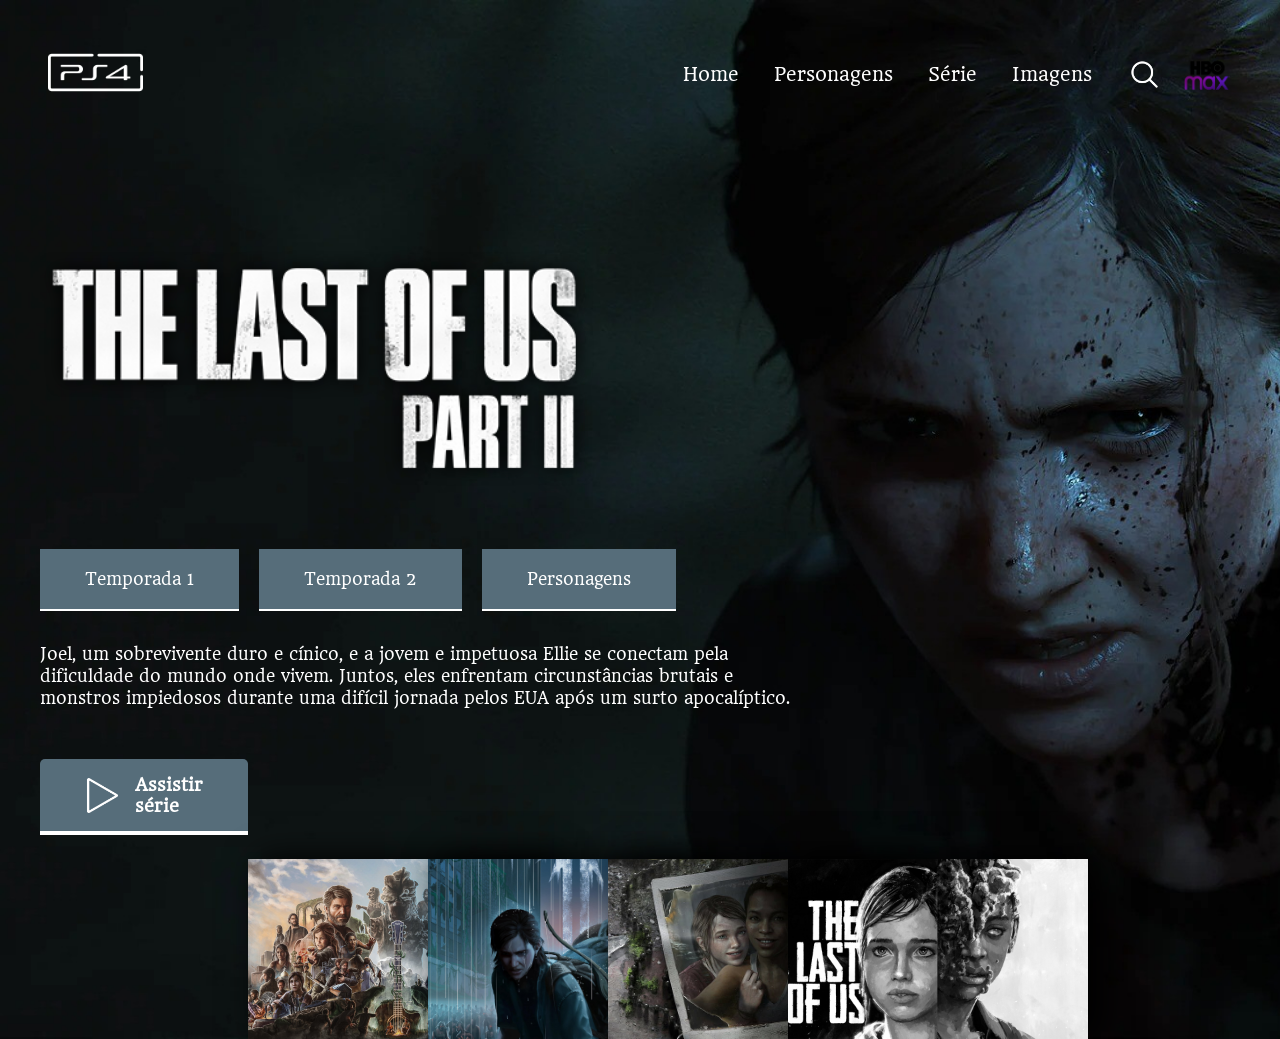
<file: index.html>
<!DOCTYPE html>
<html lang="en">
<head>
    <meta charset="UTF-8">
    <meta http-equiv="X-UA-Compatible" content="IE=edge">
    <meta name="viewport" content="width=device-width, initial-scale=1.0">
    <link rel="stylesheet" href="./src/css/style.css">
    <link rel="stylesheet" href="./src/css/style3.css">
    <link rel="shortcut icon" href="./img/e108ef54a34b9627ccbeb67a19895dbf.jpg" type="image/x-icon">
    <title>The Last Of Us</title>
</head>
<body>
    <header>
        <a href="#"><img src="./img/Imagem-Logo-The-Last-of-Us-PNG.png" alt="logo" class="logo"></a>
        <nav class="navegation">
            <ul>
                <li><a href="./idex.html">Home</a></li>
                <li><a href="./personagens.html">Personagens</a></li>
                <li><a href="https://www.hbomax.com/br/pt?utm_id=sa%7c71700000104797715%7c58700008235567426%7cp74817325161&gclid=CjwKCAiAuOieBhAIEiwAgjCvclDYt-i4PI44Zc5NQVdTcXqIB3q8h4BHQHc_nmF-N7q1-NJCTWumBhoCW_oQAvD_BwE&gclsrc=aw.ds">Série</a></li>
                <li><a href="#cards">Imagens</a></li>
                <img src="./img/lupa.png" alt="pesquisa" class="search">
                <img src="./img/hbo_logos-produtos-digitais.png" alt="HBO" class="perfil">
            </ul>
        </nav>
    </header>
    <main>
        <section>
            <img src="./img/The_Last_of_Us_logo.png" alt="logo do The_Last_of_Us_logo" class="tlus">
            <div class="btn-box">
            <a href="https://www.hbomax.com/br/pt/series/urn:hbo:series:GYyofRQHeuJ6fiQEAAAEy" class="btn">Temporada 1</a>
            <a href="https://www.hbomax.com/br/pt/series/urn:hbo:series:GYyofRQHeuJ6fiQEAAAEy" class="btn">Temporada 2</a>
            <a href="./personagens.html" class="btn">Personagens</a>    
            <style>
                body {
                    background-image: url("./img/1267288.jpg"); /* Substitua "sua_imagem_de_fundo.jpg" pelo nome da sua imagem */
                    background-size: cover;
                    background-repeat: no-repeat;
                }
            </style>
            
        </div>
        <p class="text">
            Joel, um sobrevivente duro e cínico, e a jovem e impetuosa Ellie se conectam pela dificuldade do mundo onde vivem. Juntos, eles enfrentam circunstâncias brutais e monstros impiedosos durante uma difícil jornada pelos EUA após um surto apocalíptico.
        </p>
        <div class="btn-box2" id="">
            <img src="img/botao-play.png" alt="botão de play" class="play">
            <div>
                <h6>Assistir
                    <p>série</p>
                </h6>
            </div>
        </div>
        </section>
    </main>
<footer>
    <section class="cards" id="cards">

        <div class="card"><img src="./img/img03.jpg" alt="imagens"></div>
        <div class="card"><img src="./img/the-last-of-us-part-2-4k-2020-6b.jpg" alt="imagens"></div>
        <div class="card"><img src="./img/img5.jpg" alt="imagens"></div>
        <div class="card"><img src="./img/peter-gregory-the-last-of-us-left-behind-0004.jpg" alt="imagens"></div>
        <br>
    </section>
    
</footer>
</body>
</html>
</file>
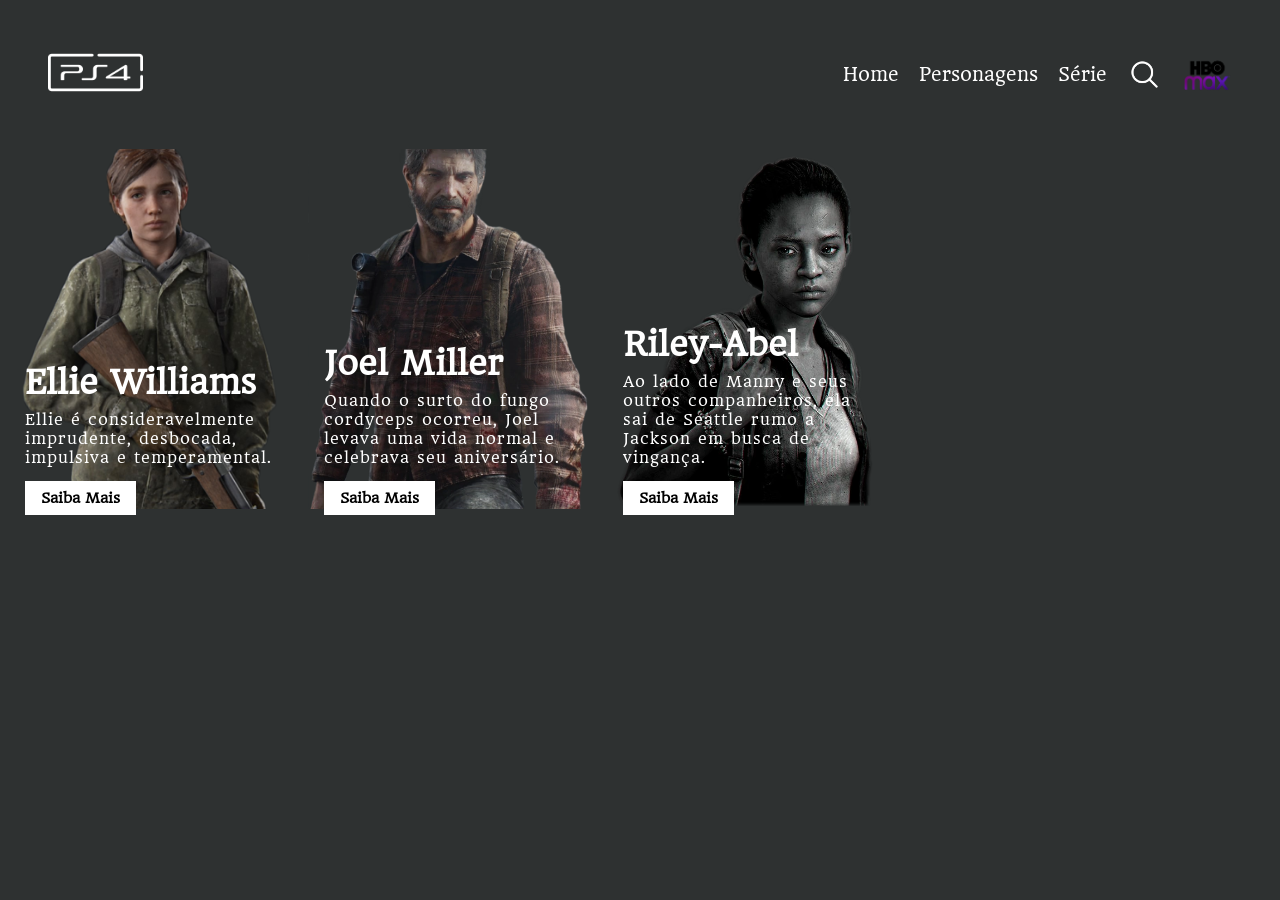
<file: personagens.html>
<!DOCTYPE html>
<html lang="en">
<head>
    <meta charset="UTF-8">
    <meta http-equiv="X-UA-Compatible" content="IE=edge">
    <meta name="viewport" content="width=device-width, initial-scale=1.0">
    <link rel="stylesheet" href="./src/css/style2.css">
    <link rel="shortcut icon" href="./img/e108ef54a34b9627ccbeb67a19895dbf.jpg" type="image/x-icon">
    <title>The Last Of Us-Personagens</title>
</head>
<body>
    <header>
        <a href="#"><img src="./img/Imagem-Logo-The-Last-of-Us-PNG.png" alt="logo" class="logo"></a>
        <nav class="navegation">
            <ul>
                <li><a href="./idex.html">Home</a></li>
                <li><a href="./personagens.html">Personagens</a></li>
                <li><a href="https://www.hbomax.com/br/pt?utm_id=sa%7c71700000104797715%7c58700008235567426%7cp74817325161&gclid=CjwKCAiAuOieBhAIEiwAgjCvclDYt-i4PI44Zc5NQVdTcXqIB3q8h4BHQHc_nmF-N7q1-NJCTWumBhoCW_oQAvD_BwE&gclsrc=aw.ds">Série</a></li>
                <img src="./img/lupa.png" alt="pesquisa" class="search">
                <img src="./img/hbo_logos-produtos-digitais.png" alt="HBO" class="perfil">
            </ul>
        </nav>
    </header>

    <div class="wrapper">
    <div class="card">
        <img src="./img/Ellie_TLoU2.png" alt="Ellie">
        <div class="info">
            <h1>Ellie Williams</h1>
            <p> Ellie é consideravelmente imprudente, desbocada, impulsiva e temperamental.</p>
            <a href="#" class="btn">Saiba Mais</a>
        </div>
    </div>
    <div class="card">
        <img src="./img/Joel.jpg" alt="Joel">
        <div class="info">
            <h1>Joel Miller</h1>
            <p> Quando o surto do fungo cordyceps ocorreu, Joel levava uma vida normal e celebrava seu aniversário. </p>
            <a href="#" class="btn">Saiba Mais</a>
        </div>
    </div>
    <div class="card">
        <img src="./img/Riley-Abel.jpg" alt="Riley-Abel">
        <div class="info">
            <h1>Riley-Abel</h1>
            <p>Ao lado de Manny e seus outros companheiros, ela sai de Seattle rumo a Jackson em busca de vingança.</p>
            <a href="#" class="btn">Saiba Mais</a>
        </div>
    </div>
</div>
</body>
</html>
</file>
<file: src/css/style.css>
@import url('https://fonts.googleapis.com/css2?family=Headland+One&display=swap');

*{
    margin: 0;
    padding: 0;
    box-sizing: border-box;
    font-family: 'Headland One', serif;
    list-style: none;
    text-decoration: none;
}
body{
    background-image: url(/1267288.jpg);
    background-repeat: no-repeat;
    background-size: cover;
    overflow: hidden;
}
header{
    display: flex;
    align-items: center;
    justify-content: space-between;
    padding: 25px 48px;
}
header .logo{
    width: 95px;
    filter: invert(1);
}
.navegation ul {
    display: flex;
    align-items: center;
    gap: 20px;
}
.navegation ul li a {
    color: #ffffff;
    font-size: 18px;
    padding-bottom: 5px;
    border-bottom: 2px solid transparent;
    transition: all .6s;  
}
.navegation ul li a:hover{
    border-bottom: 2px solid #6e93a8;   
}
.navegation .search{
    width: 35px;
    cursor: pointer;
    filter: invert(1);
}
.navegation .perfil{
    width: 50px;
    cursor: pointer;
}
/*main*/
main{
    display: flex;
    align-items: center;
    justify-content: center;
    max-width: 50em;
    margin-top: 1.5em;
}
main section{
    display: flex;
    flex-direction: column;
    align-items: flex-start;
    margin-left: 2.5em;
}
main section .tlus{
    width: 35em;
    margin: 3em 0;
}
main section .btn-box{
    display: flex;
    align-items: center;
    gap: 20px;

}
.btn-box .btn{
    padding: 20px 45px;
    background-color: #566d7a ;
    color: white;
    margin-bottom: 2em;
    border-bottom: 2px solid #ffff;
    transition: all .3s;
}
.btn-box .btn:hover{
    background: #6e93a8;
}
.btn-box .btn:focus{
    background: #28444f;
}
 main section .text{
    color: #fff;
    line-height: 22px;
 }
 .btn-box2{
    display: flex;
    align-items: center ;
    color: #fff;
    background: #566d7a;
    padding: 15px 45px;
    margin-top: 2em;
    border-radius: 5px 5px 0 0;
    border-bottom: 4px solid #fff;
    font-size: 25px;
    gap: 15px; 
    cursor: pointer;
    transition: all .3s;
 }
 .btn-box2:hover{
    background: #566d7a ;
 }
 .btn-box2 .play{
    width: 1.4em;
    filter: invert(1);
 }
 footer .cards{
    display: flex;
    align-items: center;
    flex-flow: row;
    margin-left: 23em;
    margin-top: 1.5em;
 }
 footer .cards .card{
    height: 180px;
    max-width: 300px;
    box-shadow: 12px 0px 32px black;
    margin-left: -120px;
    cursor: pointer;
    transition: all 0.25s ease-in-out;
    overflow: hidden;
 }
 footer .cards .card img{
    width: 100%;
    height: 100%;
    object-fit: cover;
 }
 .cards .card:hover{
    transform: translateY(-35px) rotate(3deg);
 }
 .cards .card:hover ~.card{
    transform: translateX(180px);
 }
</file>
<file: src/css/style3.css>
.container {
    display: flex;
    justify-content: space-between;
    align-items: center;
}

.logo {
    max-width: 100%;
    height: auto;
}

.navegation {
    display: flex;
    align-items: center;
}

.navegation ul {
    list-style: none;
    margin: 0;
    padding: 0;
}

.navegation li {
    margin-right: 15px;
}

/* Media query para telas menores */
@media (max-width: 768px) {
    .container {
        flex-direction: column;
    }

    .navegation {
        margin-top: 15px;
    }
    
    .text {
        font-size: 16px;
    }
}
</file>
<file: src/css/style2.css>
@import url('https://fonts.googleapis.com/css2?family=Headland+One&display=swap');

*{
    margin: 0;
    padding: 0;
    box-sizing: border-box;
    font-family: 'Headland One', serif;
    list-style: none;
    text-decoration: none;
}
body{
    background-color: rgb(46, 49, 49);
    background-repeat: no-repeat;
    background-size: cover;
    overflow: hidden;
}
header{
    display: flex;
    align-items: center;
    justify-content: space-between;
    padding: 25px 48px;
}
header .logo{
    width: 95px;
    filter: invert(1);
}
.navegation ul {
    display: flex;
    align-items: center;
    gap: 20px;
}
.navegation ul li a {
    color: #ffffff;
    font-size: 18px;
    padding-bottom: 5px;
    border-bottom: 2px solid transparent;
    transition: all .6s;  
}
.navegation ul li a:hover{
    border-bottom: 2px solid #03a0fc;   
}
.navegation .search{
    width: 35px;
    cursor: pointer;
    filter: invert(1);
}
.navegation .perfil{
    width: 50px;
    cursor: pointer;
}

 .wrapper{
    display: flex;
    width: 70%;
    justify-content: space-around;
 }

 .card{
    width: 280px;
    height: 360px;
    padding: 2rem 1rem;
    position: relative;
    display: flex;
    align-items: flex-end;
   
    transition: 0.5s ease-in-out;
 }
 .card:hover{
    transform: translateY(20px);
 }
 .card::before{
    content:"" ;
    position: absolute;
    top: 0;
    left: 0;
    display: block;
    width: 100%;
    height:100%;
    background: linear-gradient(to bottom, rgba(66, 0, 248, 0.5), rgb(106, 147, 221) );
    z-index: 2;
    transition: 0.5s all;
    opacity: 0;
 }
 .card:hover:before{
opacity: 1;
 }
 .card img{
    width: 100%;
    height: 100%;
    object-fit: cover;
    position: absolute;
    top: 0;
    left: 0;

 }
 .card .info{
    position: relative;
    z-index: 3;
    color: #fff;
    opacity: 1;
    transform: translateY(30px);
    transition: 0.5s all;
 }
 .card:hover .info{
    opacity: 1;
    transform: translateY(0px);
 }
 .card .info h1{
    margin: 0;
 }
 .card .info p{
    letter-spacing: 1px;
    font-size: 15px;
    margin-top: 8px;
    margin-bottom: 20px;
 }
 .card .info .btn{
    text-decoration: none;
    padding: 0.5rem 1rem;
    background: #fff;
    color: #000;
    font-size: 14px;
    font-weight: bold;
    cursor: pointer;
    transition: 0.4s ease-in-out;

 }
 .card .info .btn:hover{
    box-shadow: 0px 7px 10px rgba(0,0,0,0.5);
 }
</file>
